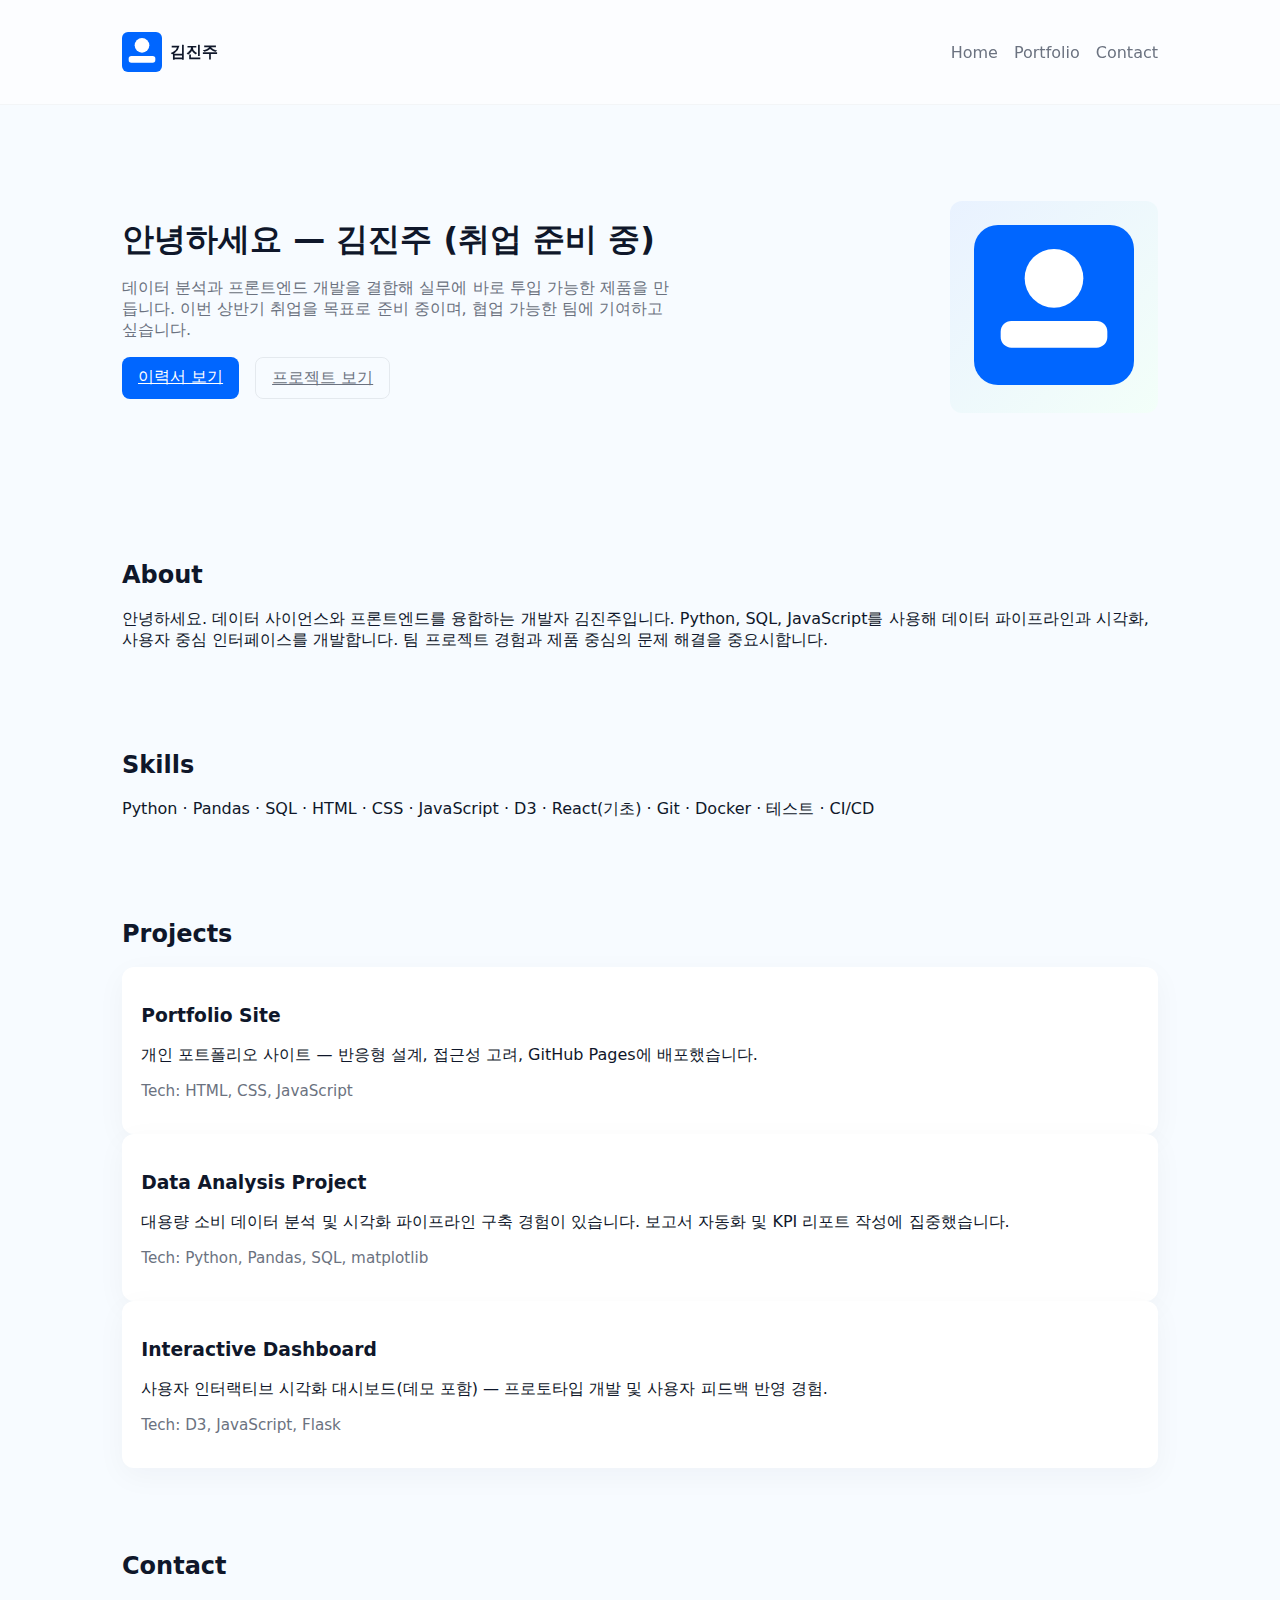
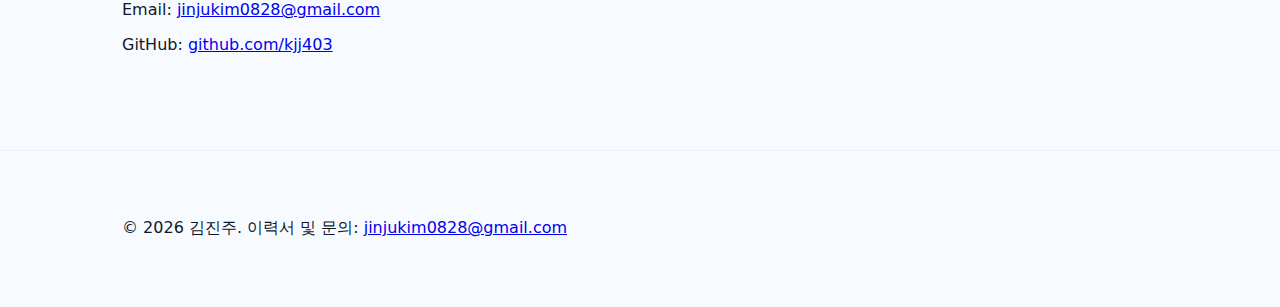
<file: index.html>
<!doctype html>
<html lang="ko">
<head>
  <meta charset="utf-8" />
  <meta name="viewport" content="width=device-width, initial-scale=1" />
  <title>김진주 — Portfolio</title>
  <meta name="description" content="김진주 포트폴리오 — 프로젝트, 기술, 연락처" />
  <link rel="stylesheet" href="css/styles.css">
</head>
<body>
  <header class="site-header">
    <div class="container header-inner">
      <a class="logo" href="index.html">
        <img src="images/avatar.svg" alt="김진주 avatar" width="40" height="40">
        <span>김진주</span>
      </a>
      <nav class="main-nav" id="main-nav">
        <a href="index.html">Home</a>
        <a href="portfolio.html">Portfolio</a>
        <a href="#contact">Contact</a>
      </nav>
      <button class="nav-toggle" id="nav-toggle" aria-label="메뉴 토글">☰</button>
    </div>
  </header>

  <main>
    <section class="hero">
      <div class="container hero-inner">
        <div class="hero-copy">
          <h1>안녕하세요 — 김진주 (취업 준비 중)</h1>
          <p class="lede">데이터 분석과 프론트엔드 개발을 결합해 실무에 바로 투입 가능한 제품을 만듭니다. 이번 상반기 취업을 목표로 준비 중이며, 협업 가능한 팀에 기여하고 싶습니다.</p>
          <div class="hero-ctas">
            <a class="btn primary" href="resume.html">이력서 보기</a>
            <a class="btn ghost" href="portfolio.html">프로젝트 보기</a>
          </div>
        </div>
        <div class="hero-visual">
          <img src="images/avatar.svg" alt="avatar" style="width:160px; border-radius:12px">
        </div>
      </div>
    </section>

    <section class="about">
      <div class="container">
        <h2>About</h2>
        <p>안녕하세요. 데이터 사이언스와 프론트엔드를 융합하는 개발자 김진주입니다. Python, SQL, JavaScript를 사용해 데이터 파이프라인과 시각화, 사용자 중심 인터페이스를 개발합니다. 팀 프로젝트 경험과 제품 중심의 문제 해결을 중요시합니다.</p>
      </div>
    </section>

    <section class="skills">
      <div class="container">
        <h2>Skills</h2>
        <p>Python · Pandas · SQL · HTML · CSS · JavaScript · D3 · React(기초) · Git · Docker · 테스트 · CI/CD</p>
      </div>
    </section>

    <section class="projects">
      <div class="container">
        <h2>Projects</h2>
        <div class="grid">
          <article class="plan">
            <h3>Portfolio Site</h3>
            <p>개인 포트폴리오 사이트 — 반응형 설계, 접근성 고려, GitHub Pages에 배포했습니다.</p>
            <p class="muted">Tech: HTML, CSS, JavaScript</p>
          </article>
          <article class="plan">
            <h3>Data Analysis Project</h3>
            <p>대용량 소비 데이터 분석 및 시각화 파이프라인 구축 경험이 있습니다. 보고서 자동화 및 KPI 리포트 작성에 집중했습니다.</p>
            <p class="muted">Tech: Python, Pandas, SQL, matplotlib</p>
          </article>
          <article class="plan">
            <h3>Interactive Dashboard</h3>
            <p>사용자 인터랙티브 시각화 대시보드(데모 포함) — 프로토타입 개발 및 사용자 피드백 반영 경험.</p>
            <p class="muted">Tech: D3, JavaScript, Flask</p>
          </article>
        </div>
      </div>
    </section>

    <section id="contact" class="contact">
      <div class="container">
        <h2>Contact</h2>
        <p>Email: <a href="mailto:jinjukim0828@gmail.com">jinjukim0828@gmail.com</a></p>
        <p>GitHub: <a href="https://github.com/kjj403">github.com/kjj403</a></p>
      </div>
    </section>
  </main>

  <footer class="site-footer">
    <div class="container footer-inner">
      <p>© 2026 김진주. 이력서 및 문의: <a href="mailto:jinjukim0828@gmail.com">jinjukim0828@gmail.com</a></p>
    </div>
  </footer>

  <script src="js/script.js"></script>
</body>
</html>
</file>
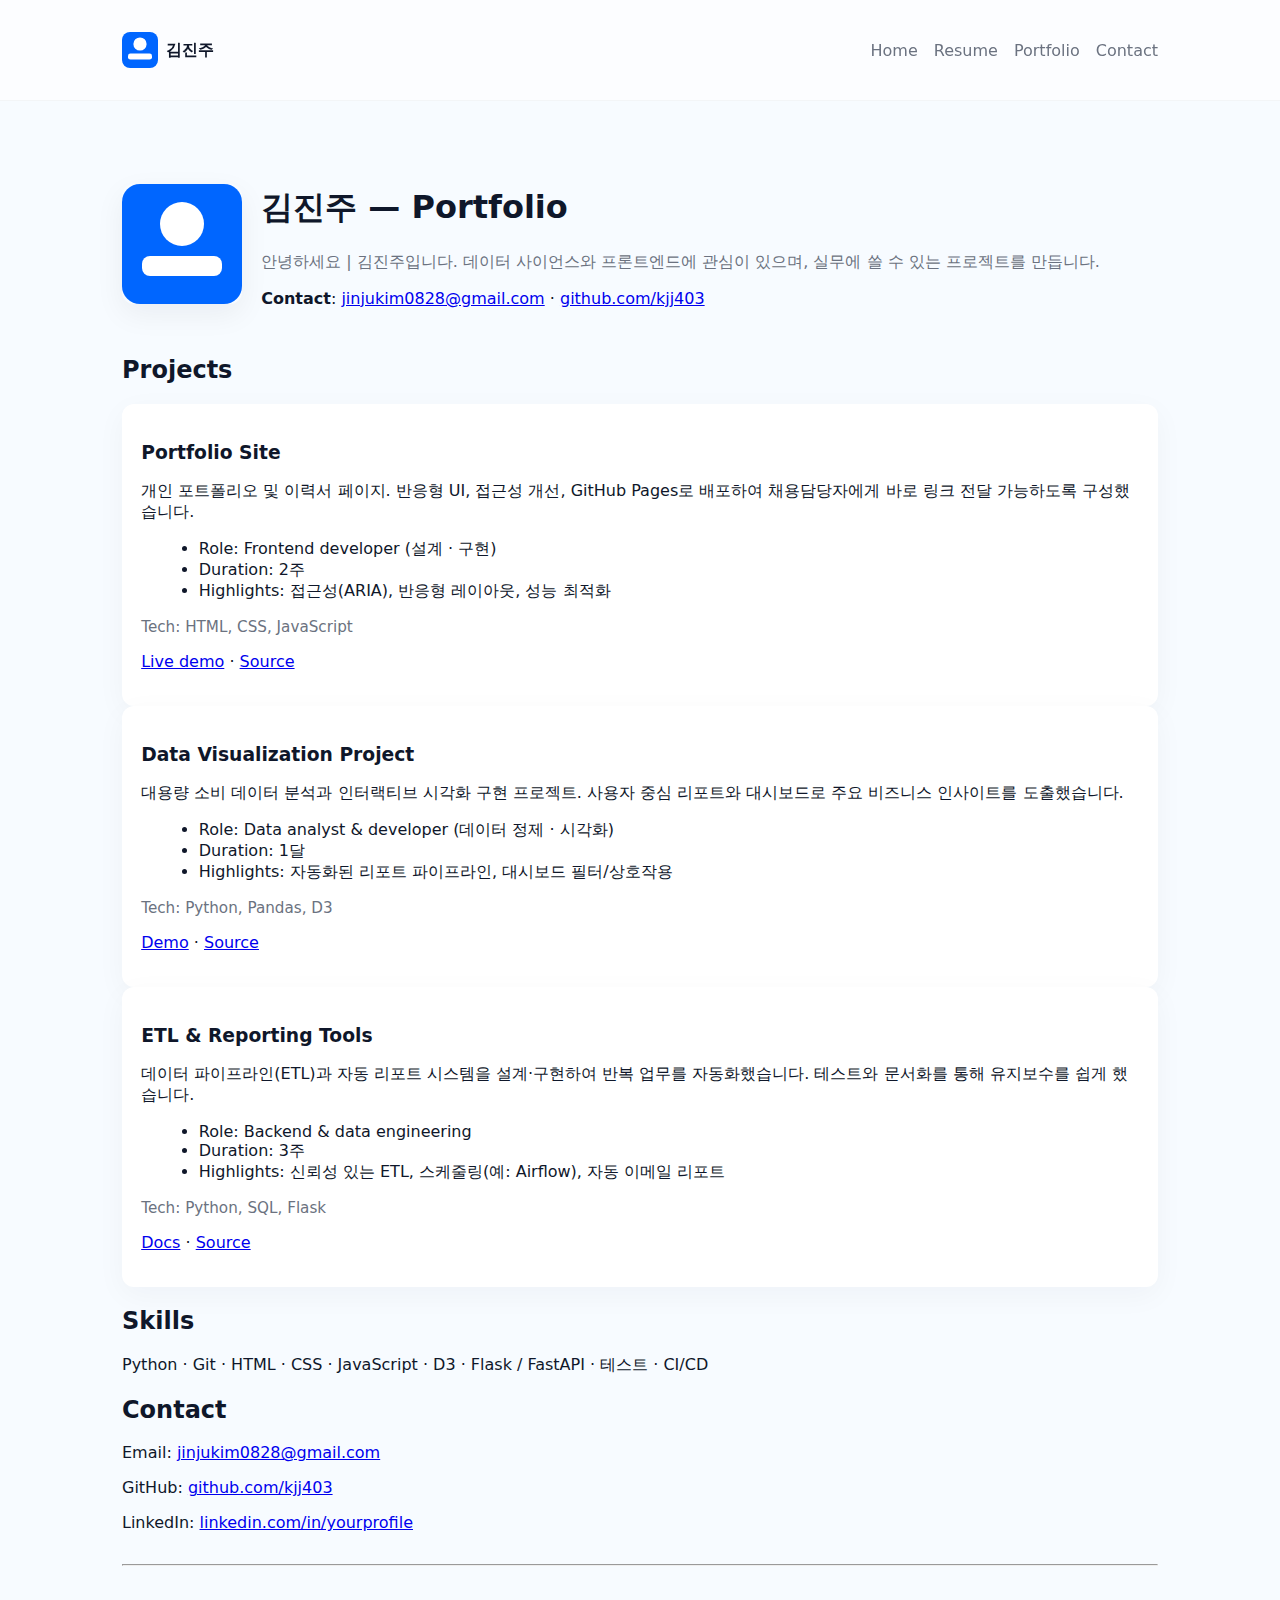
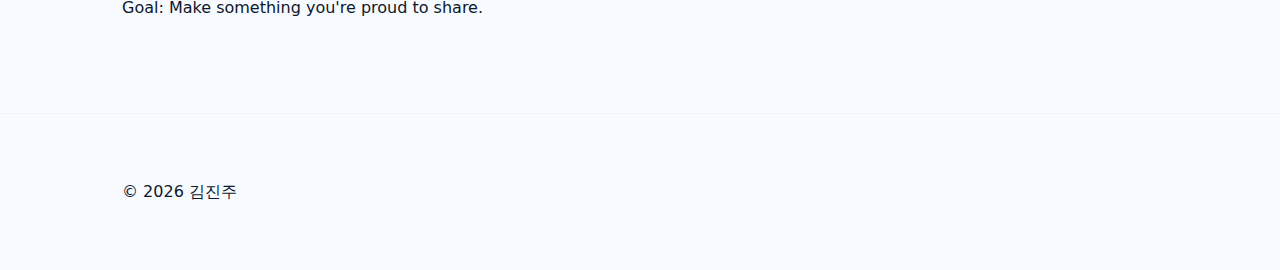
<file: portfolio.html>
<!doctype html>
<html lang="ko">
<head>
  <meta charset="utf-8" />
  <meta name="viewport" content="width=device-width, initial-scale=1" />
  <title>김진주 — Portfolio</title>
  <meta name="description" content="김진주 포트폴리오 - 프로젝트, 기술, 연락처" />
  <link rel="stylesheet" href="css/styles.css">
</head>
<body>
  <header class="site-header">
    <div class="container header-inner">
      <a class="logo" href="index.html"><img src="images/avatar.svg" alt="김진주" width="36" height="36" style="border-radius:8px;"> <span>김진주</span></a>
      <nav class="main-nav">
        <a href="index.html">Home</a>
        <a href="resume.html">Resume</a>
        <a href="portfolio.html" aria-current="page">Portfolio</a>
        <a href="#contact">Contact</a>
      </nav>
    </div>
  </header>

  <main>
    <section class="container">
          <div style="display:flex; gap:1.2rem; align-items:center; margin:2rem 0;">
        <img src="images/avatar.svg" alt="Avatar" width="120" height="120" style="border-radius:12px; box-shadow:0 10px 30px rgba(12,20,40,0.06)">
        <div>
          <h1>김진주 — Portfolio</h1>
          <p class="lede">안녕하세요 | 김진주입니다. 데이터 사이언스와 프론트엔드에 관심이 있으며, 실무에 쓸 수 있는 프로젝트를 만듭니다.</p>
          <p><strong>Contact</strong>: <a href="mailto:jinjukim0828@gmail.com">jinjukim0828@gmail.com</a> · <a href="https://github.com/kjj403">github.com/kjj403</a></p>
        </div>
      </div>

      <h2>Projects</h2>
      <div class="grid" style="grid-template-columns:repeat(auto-fit,minmax(220px,1fr)); gap:1rem; margin-top:1rem">
        <article class="plan">
          <h3>Portfolio Site</h3>
          <p>개인 포트폴리오 및 이력서 페이지. 반응형 UI, 접근성 개선, GitHub Pages로 배포하여 채용담당자에게 바로 링크 전달 가능하도록 구성했습니다.</p>
          <ul>
            <li>Role: Frontend developer (설계 · 구현)</li>
            <li>Duration: 2주</li>
            <li>Highlights: 접근성(ARIA), 반응형 레이아웃, 성능 최적화</li>
          </ul>
          <p class="muted">Tech: HTML, CSS, JavaScript</p>
          <p><a href="index.html">Live demo</a> · <a href="https://github.com/kjj403/portfolio-site">Source</a></p>
        </article>

        <article class="plan">
          <h3>Data Visualization Project</h3>
          <p>대용량 소비 데이터 분석과 인터랙티브 시각화 구현 프로젝트. 사용자 중심 리포트와 대시보드로 주요 비즈니스 인사이트를 도출했습니다.</p>
          <ul>
            <li>Role: Data analyst & developer (데이터 정제 · 시각화)</li>
            <li>Duration: 1달</li>
            <li>Highlights: 자동화된 리포트 파이프라인, 대시보드 필터/상호작용</li>
          </ul>
          <p class="muted">Tech: Python, Pandas, D3</p>
          <p><a href="#">Demo</a> · <a href="https://github.com/kjj403/data-viz">Source</a></p>
        </article>

        <article class="plan">
          <h3>ETL & Reporting Tools</h3>
          <p>데이터 파이프라인(ETL)과 자동 리포트 시스템을 설계·구현하여 반복 업무를 자동화했습니다. 테스트와 문서화를 통해 유지보수를 쉽게 했습니다.</p>
          <ul>
            <li>Role: Backend & data engineering</li>
            <li>Duration: 3주</li>
            <li>Highlights: 신뢰성 있는 ETL, 스케줄링(예: Airflow), 자동 이메일 리포트</li>
          </ul>
          <p class="muted">Tech: Python, SQL, Flask</p>
          <p><a href="#">Docs</a> · <a href="https://github.com/kjj403/etl-reporting">Source</a></p>
        </article>
      </div>

      <h2>Skills</h2>
      <p>Python · Git · HTML · CSS · JavaScript · D3 · Flask / FastAPI · 테스트 · CI/CD</p>

      <h2 id="contact">Contact</h2>
      <p>Email: <a href="mailto:jinjukim0828@gmail.com">jinjukim0828@gmail.com</a></p>
      <p>GitHub: <a href="https://github.com/kjj403">github.com/kjj403</a></p>
      <p>LinkedIn: <a href="https://linkedin.com/in/yourprofile">linkedin.com/in/yourprofile</a></p>

      <hr style="margin:2rem 0">
      <p>Goal: Make something you're proud to share.</p>
    </section>
  </main>

  <footer class="site-footer">
    <div class="container footer-inner">
      <p>© 2026 김진주</p>
    </div>
  </footer>

</body>
</html>
</file>
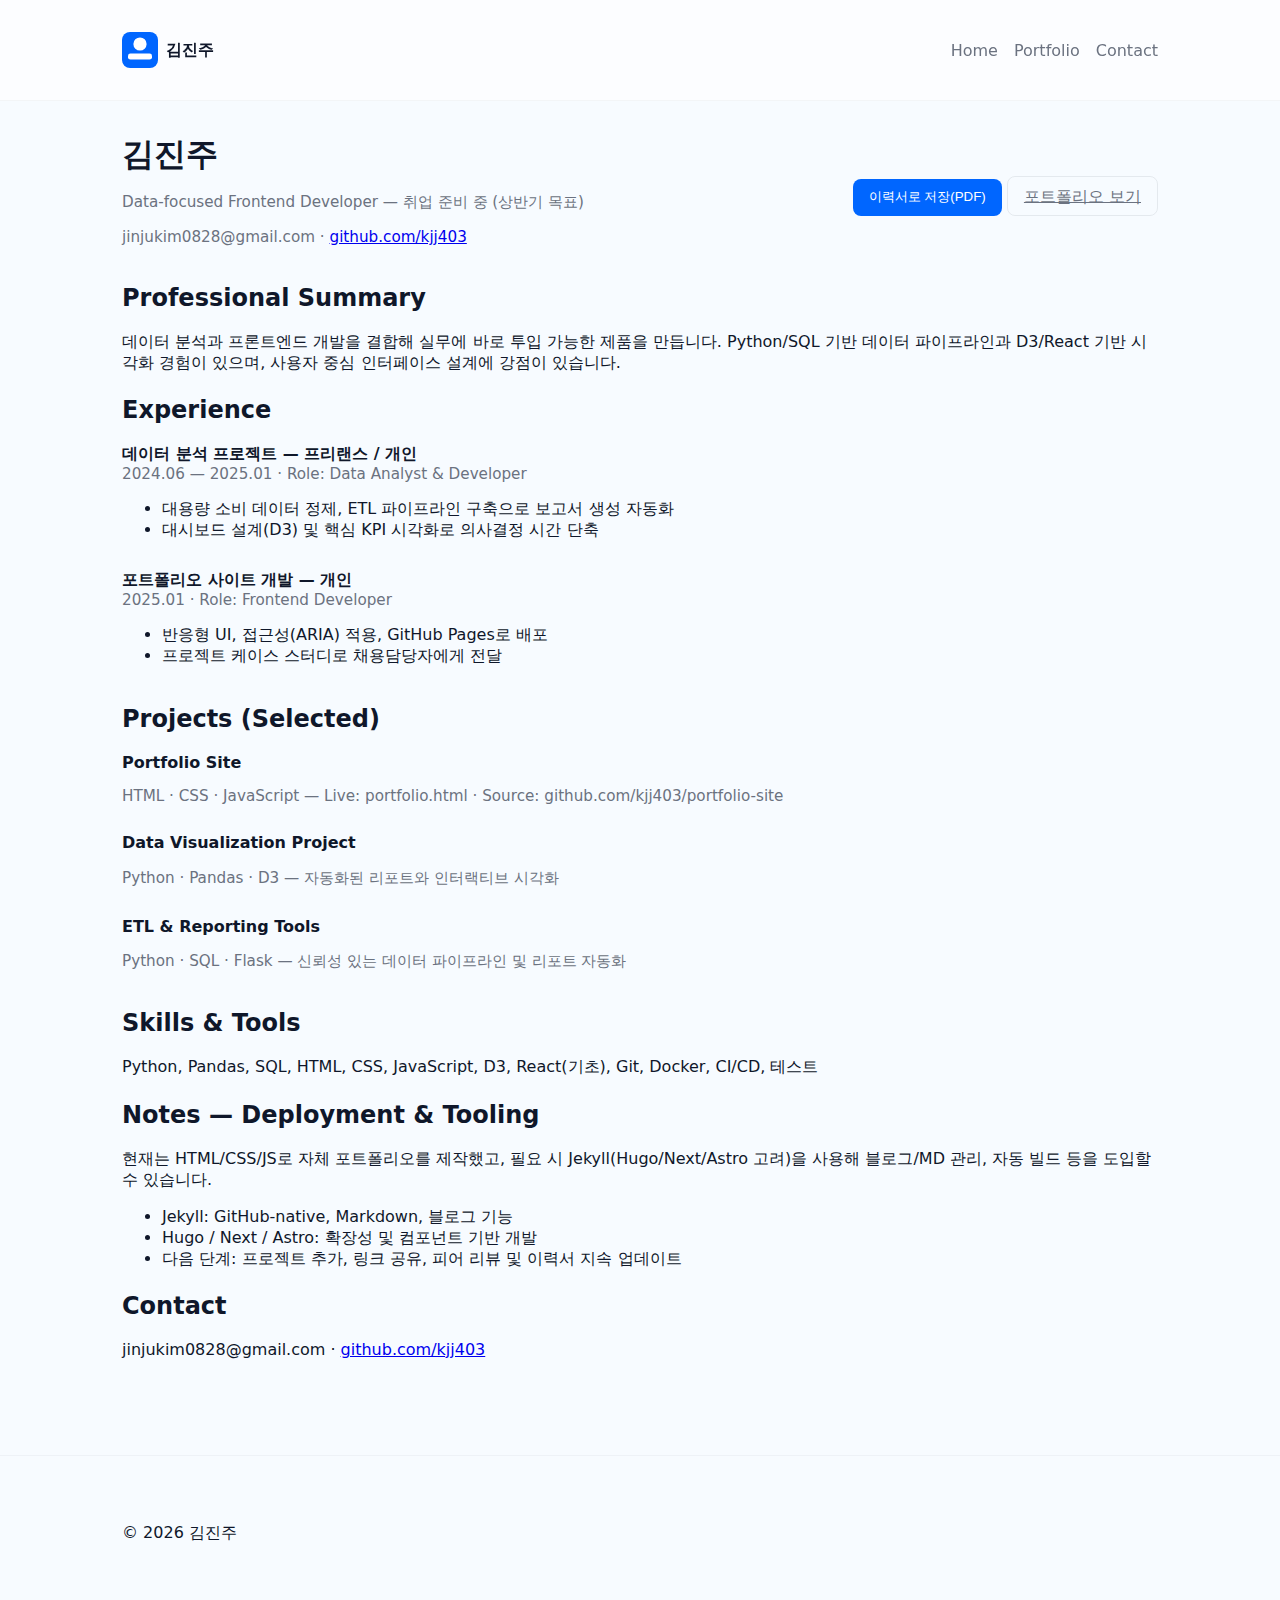
<file: resume.html>
<!doctype html>
<html lang="ko">
<head>
  <meta charset="utf-8" />
  <meta name="viewport" content="width=device-width, initial-scale=1" />
  <title>김진주 — Resume</title>
  <link rel="stylesheet" href="css/styles.css">
  <style>
    .resume {padding:2rem; background:transparent}
    .resume .header{display:flex; gap:1rem; align-items:center}
    .resume h1{margin:0}
    .section{margin-top:1.4rem}
    .role{font-weight:700}
    .meta{color:var(--muted); font-size:.95rem}
    .project-list, .exp-list{display:grid; gap:.8rem}
    @media print{
      .site-header, .main-nav, .btn, .footer-inner{display:none}
      body{background:#fff}
    }
  </style>
</head>
<body>
  <header class="site-header">
    <div class="container header-inner">
      <a class="logo" href="index.html"><img src="images/avatar.svg" alt="김진주" width="36" height="36" style="border-radius:8px;"> <span>김진주</span></a>
      <nav class="main-nav">
        <a href="index.html">Home</a>
        <a href="portfolio.html">Portfolio</a>
        <a href="#contact">Contact</a>
      </nav>
    </div>
  </header>

  <main class="container resume">
    <div class="header">
      <div>
        <h1>김진주</h1>
        <p class="meta">Data-focused Frontend Developer — 취업 준비 중 (상반기 목표)</p>
        <p class="meta">jinjukim0828@gmail.com · <a href="https://github.com/kjj403">github.com/kjj403</a></p>
      </div>
      <div style="margin-left:auto; text-align:right">
        <button class="btn primary" onclick="window.print()">이력서로 저장(PDF)</button>
        <a class="btn ghost" href="portfolio.html">포트폴리오 보기</a>
      </div>
    </div>

    <section class="section">
      <h2>Professional Summary</h2>
      <p>데이터 분석과 프론트엔드 개발을 결합해 실무에 바로 투입 가능한 제품을 만듭니다. Python/SQL 기반 데이터 파이프라인과 D3/React 기반 시각화 경험이 있으며, 사용자 중심 인터페이스 설계에 강점이 있습니다.</p>
    </section>

    <section class="section">
      <h2>Experience</h2>
      <div class="exp-list">
        <div>
          <div class="role">데이터 분석 프로젝트 — 프리랜스 / 개인</div>
          <div class="meta">2024.06 — 2025.01 · Role: Data Analyst & Developer</div>
          <ul>
            <li>대용량 소비 데이터 정제, ETL 파이프라인 구축으로 보고서 생성 자동화</li>
            <li>대시보드 설계(D3) 및 핵심 KPI 시각화로 의사결정 시간 단축</li>
          </ul>
        </div>
        <div>
          <div class="role">포트폴리오 사이트 개발 — 개인</div>
          <div class="meta">2025.01 · Role: Frontend Developer</div>
          <ul>
            <li>반응형 UI, 접근성(ARIA) 적용, GitHub Pages로 배포</li>
            <li>프로젝트 케이스 스터디로 채용담당자에게 전달</li>
          </ul>
        </div>
      </div>
    </section>

    <section class="section">
      <h2>Projects (Selected)</h2>
      <div class="project-list">
        <div>
          <strong>Portfolio Site</strong>
          <p class="meta">HTML · CSS · JavaScript — Live: portfolio.html · Source: github.com/kjj403/portfolio-site</p>
        </div>
        <div>
          <strong>Data Visualization Project</strong>
          <p class="meta">Python · Pandas · D3 — 자동화된 리포트와 인터랙티브 시각화</p>
        </div>
        <div>
          <strong>ETL & Reporting Tools</strong>
          <p class="meta">Python · SQL · Flask — 신뢰성 있는 데이터 파이프라인 및 리포트 자동화</p>
        </div>
      </div>
    </section>

    <section class="section">
      <h2>Skills & Tools</h2>
      <p>Python, Pandas, SQL, HTML, CSS, JavaScript, D3, React(기초), Git, Docker, CI/CD, 테스트</p>
    </section>

    <section class="section">
      <h2>Notes — Deployment & Tooling</h2>
      <p>현재는 HTML/CSS/JS로 자체 포트폴리오를 제작했고, 필요 시 Jekyll(Hugo/Next/Astro 고려)을 사용해 블로그/MD 관리, 자동 빌드 등을 도입할 수 있습니다.</p>
      <ul>
        <li>Jekyll: GitHub-native, Markdown, 블로그 기능</li>
        <li>Hugo / Next / Astro: 확장성 및 컴포넌트 기반 개발</li>
        <li>다음 단계: 프로젝트 추가, 링크 공유, 피어 리뷰 및 이력서 지속 업데이트</li>
      </ul>
    </section>

    <section class="section" id="contact">
      <h2>Contact</h2>
      <p>jinjukim0828@gmail.com · <a href="https://github.com/kjj403">github.com/kjj403</a></p>
    </section>

  </main>

  <footer class="site-footer">
    <div class="container footer-inner">
      <p>© 2026 김진주</p>
    </div>
  </footer>

</body>
</html>
</file>
<file: css/styles.css>
/* 기본 스타일 */
:root{
  --bg:#f7fbff; --card:#ffffff; --primary:#0066ff; --muted:#6b7280; --accent:#0ea5a4;
  --max-width:1100px; --radius:12px;
}
*{box-sizing:border-box}
body{font-family:Inter, system-ui, -apple-system, "Segoe UI", Roboto, "Helvetica Neue", Arial; margin:0; background:var(--bg); color:#0f172a}
.container{max-width:var(--max-width); margin:0 auto; padding:2rem}
.header-inner{display:flex; align-items:center; justify-content:space-between}
.logo{display:flex; gap:.5rem; align-items:center; text-decoration:none; color:inherit; font-weight:700}
.site-header{backdrop-filter: blur(6px); position:sticky; top:0; z-index:10; background:rgba(255,255,255,0.6); border-bottom:1px solid rgba(15,23,42,0.04)}
.main-nav{display:flex; gap:1rem; align-items:center}
.main-nav a{color:var(--muted); text-decoration:none}
.nav-toggle{display:none; background:none; border:0; font-size:1.3rem}
.btn{border:0; padding:.6rem 1rem; border-radius:8px; cursor:pointer}
.btn.primary{background:var(--primary); color:#fff}
.btn.ghost{background:transparent; border:1px solid rgba(15,23,42,0.08); color:var(--muted)}

.hero{padding:4rem 0;}
.hero-inner{display:flex; gap:2rem; align-items:center; justify-content:space-between}
.hero-copy{max-width:54%}
.hero h1{font-size:2rem; margin:.2rem 0 1rem}
.hero p{color:var(--muted)}
.hero-ctas{display:flex; gap:1rem; margin-top:1rem}
.hero-visual{background:linear-gradient(135deg,#e9f2ff 0%, #f3fff9 100%); padding:1.5rem; border-radius:12px}
.card-stats{display:flex; gap:1.2rem}
.card-stats div{background:var(--card); padding:1rem; border-radius:8px; min-width:120px; text-align:center; box-shadow:0 6px 18px rgba(12,20,40,0.06)}
.card-stats strong{display:block; font-size:1.1rem}

.features{padding:3rem 0}
.features .grid{display:grid; grid-template-columns:repeat(3,1fr); gap:1.2rem; margin-top:1rem}
.feature{background:var(--card); padding:1.2rem; border-radius:12px; box-shadow:0 6px 18px rgba(12,20,40,0.04)}
.feature .icon{width:36px; height:36px; color:var(--primary)}

.pricing .plans{display:flex; gap:1rem; margin-top:1rem}
.plan{background:var(--card); padding:1.2rem; border-radius:12px; flex:1; box-shadow:0 8px 30px rgba(12,20,40,0.04); text-align:left; transition:transform .24s ease, box-shadow .24s ease}
.plan:hover{transform:translateY(-6px); box-shadow:0 20px 40px rgba(12,20,40,0.08)}
.plan.popular{border:2px solid rgba(0,102,255,0.12)}
.plan ul{margin:.6rem 0 .4rem 1.1rem}
.plan .muted{color:var(--muted); font-size:.95rem}
.plan .price{font-size:1.4rem; margin:.5rem 0}

.contact form{display:grid; gap:.8rem; max-width:600px}
.contact input, .contact textarea{padding:.7rem; border-radius:8px; border:1px solid rgba(15,23,42,0.08)}
.form-msg{color:var(--accent); margin-top:.5rem}

.site-footer{border-top:1px solid rgba(15,23,42,0.04); padding:1.2rem 0; margin-top:3rem}
.footer-inner{display:flex; justify-content:space-between; align-items:center}
@media (max-width:900px){
  .hero-inner{flex-direction:column; align-items:flex-start}
  .hero-copy{max-width:100%}
  .features .grid{grid-template-columns:1fr}
  .pricing .plans{flex-direction:column}
  .nav-toggle{display:block}
  .main-nav{position:fixed; right:0; top:60px; background:var(--card); padding:1rem; flex-direction:column; gap:.6rem; display:none; box-shadow:0 10px 30px rgba(12,20,40,0.08); border-radius:10px}
  .main-nav.show{display:flex}
}

/* 추가 스타일 */
.lede{color:var(--muted); margin-top:.4rem}
.resume-btn{background:var(--accent); color:#fff; padding:.6rem 1rem; border-radius:8px; text-decoration:none; display:inline-block}
</file>
